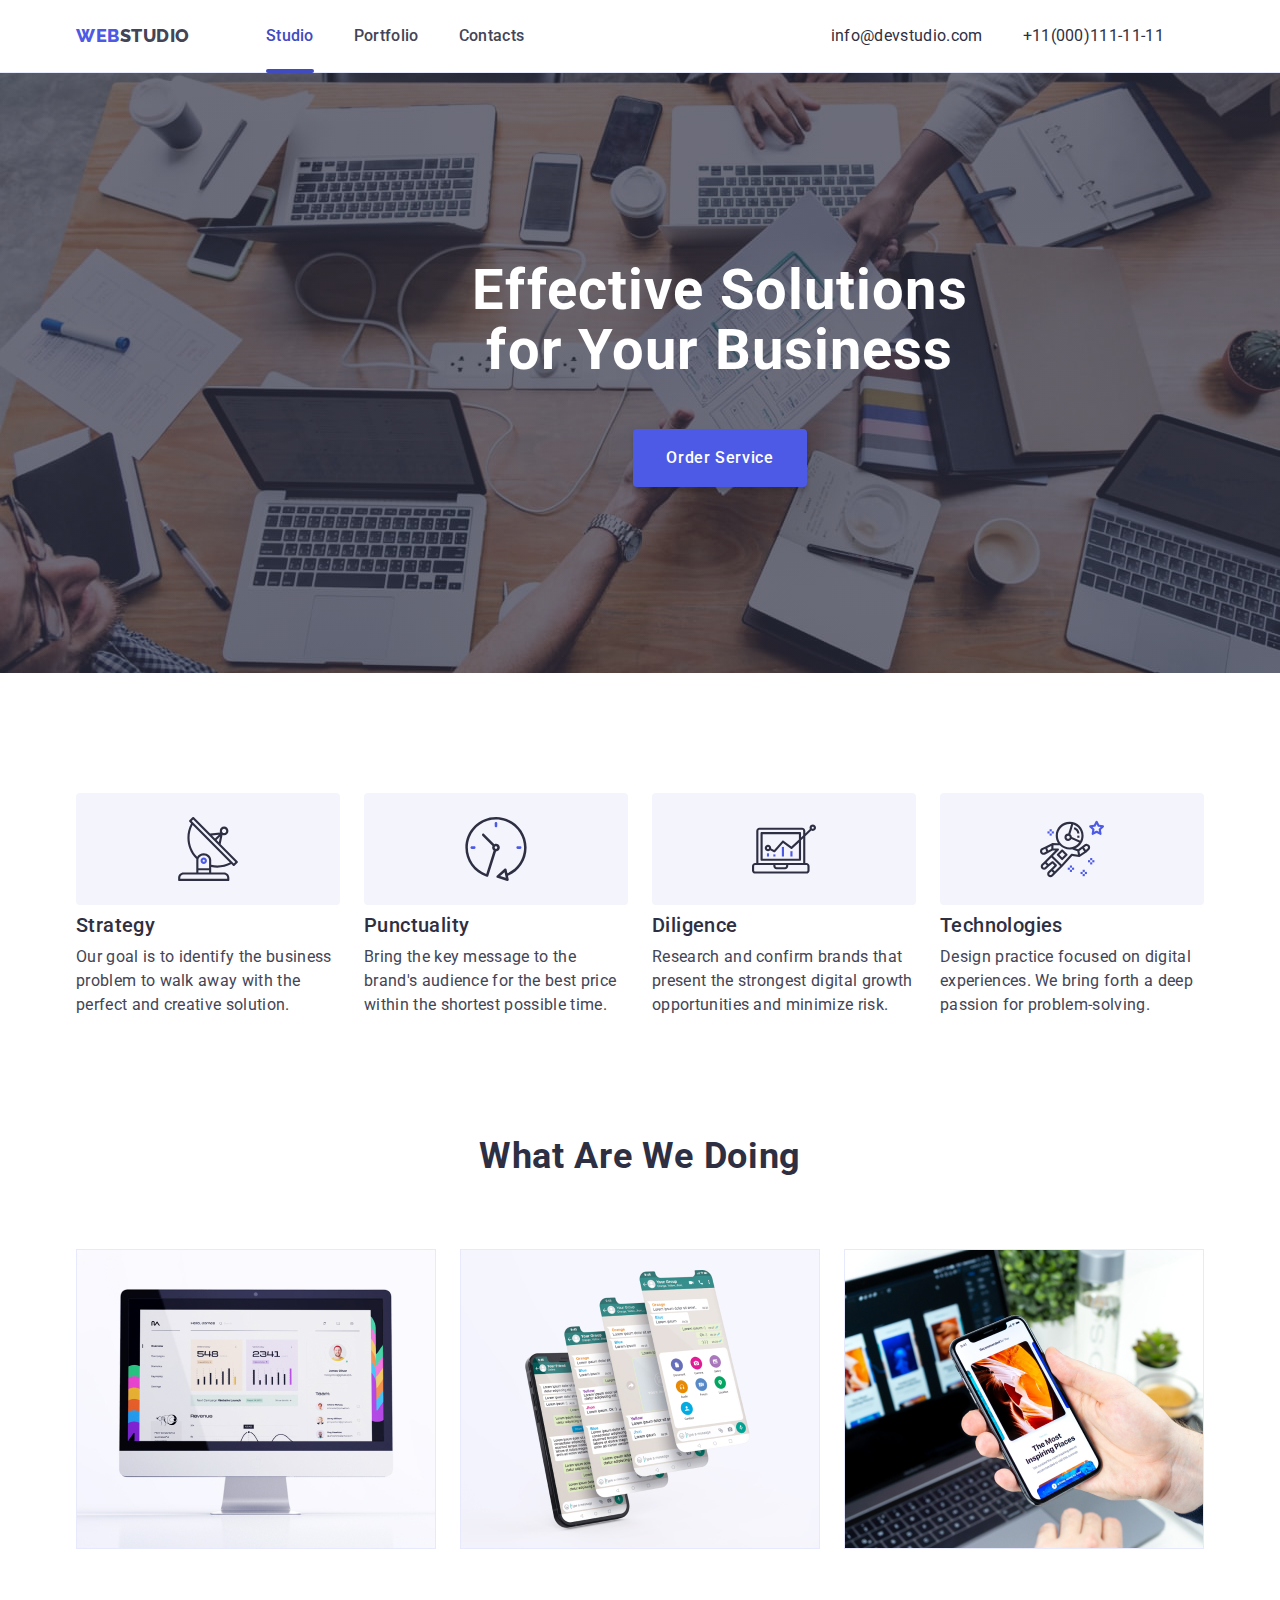
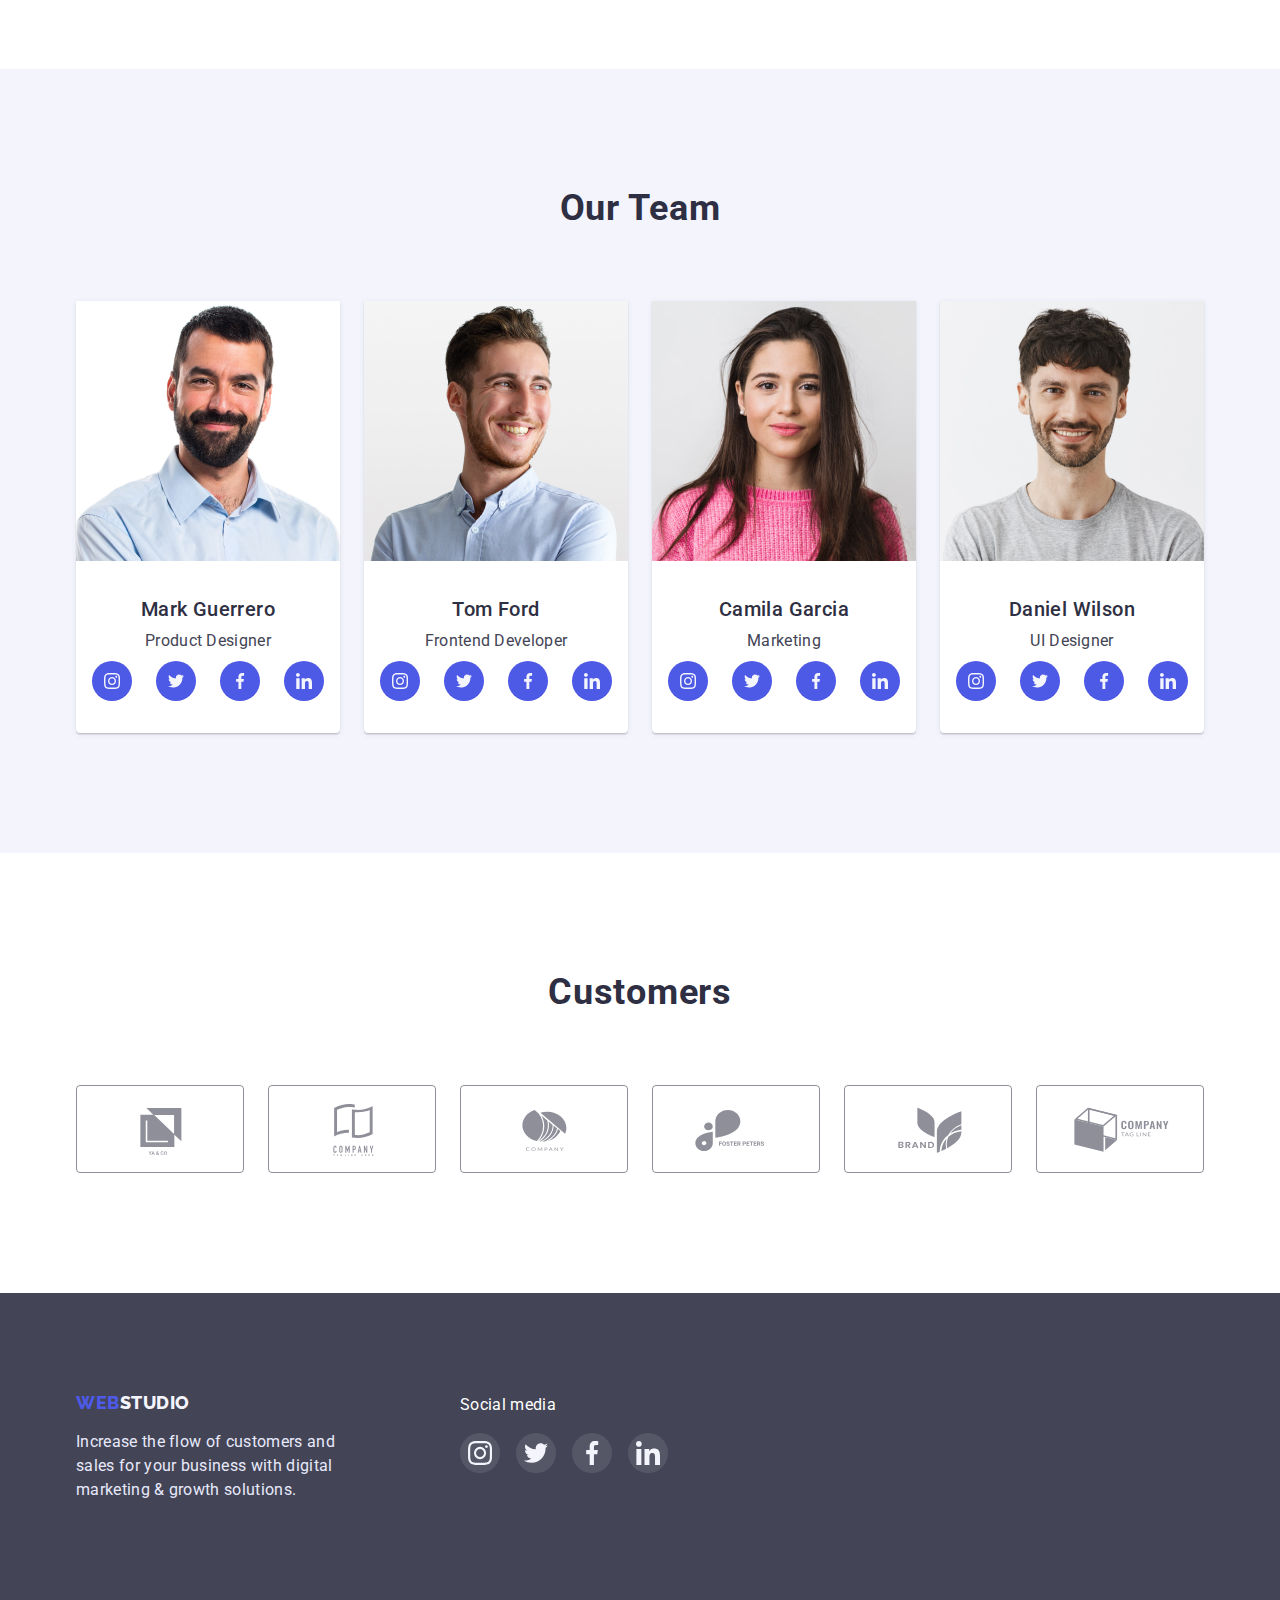
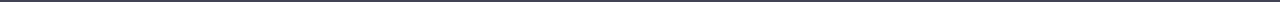
<file: index.html>
<!DOCTYPE html>
<html lang="en">
  <head>
    <meta charset="UTF-8" />
    <meta http-equiv="X-UA-Compatible" content="IE=edge" />
    <meta name="viewport" content="width=device-width, initial-scale=1.0" />
    <title>WEBSTUDIO</title>
    <link
      href="https://fonts.googleapis.com/css2?family=Raleway:wght@800&family=Roboto:wght@400;500;700;900&display=swap"
      rel="stylesheet"
    />
    <link
      rel="stylesheet"
      href="https://cdnjs.cloudflare.com/ajax/libs/modern-normalize/1.1.0/modern-normalize.min.css"
    />
    <link rel="stylesheet" href="./css/studio.css" />
  </head>
  <body>
    <!-- Top Line -->
    <header class="header">
      <!--Menu nav -->
      <div class="container header-container">
        <nav class="header-container site-nav">
          <a href="./portfolio.html" class="logo-nav">
            <span class="logo-web"> WEB</span>STUDIO</a
          >
          <ul class="list header-container site-nav">
            <li class="item">
              <a href="./index.html" class="nav-link current">Studio</a>
            </li>
            <li class="item">
              <a href="./portfolio.html" class="nav-link">Portfolio</a>
            </li>
            <li class="item">
              <a href="/Contacts" class="nav-link">Contacts</a>
            </li>
          </ul>
        </nav>

        <!-- Mail -->
        <address class="header-container address">
          <ul class="header-container list">
            <!-- Mail -->
            <li class="item">
              <a href="mailto:info@devstudio.com" class="contact-link"
                >info@devstudio.com</a
              >
            </li>
            <!-- Number -->
            <li class="item">
              <a href="tel:+11(000)1111111" class="contact-link"
                >+11(000)111-11-11</a
              >
            </li>
          </ul>
        </address>
      </div>
    </header>
    <main>
      <section class="hero-section section overlay">
        <div class="container">
          <h1 class="hero-title">Effective Solutions for Your Business</h1>
          <button class="button" type="button" data-modal-open>
            <span class="button-text"> Order Service </span>
          </button>
        </div>
      </section>

      <!--Section-1-->

      <section class="section">
        <div class="container">
          <h2 class="visually-hidden">Our mission</h2>
          <ul class="list list-item">
            <li class="item">
              <div class="section-benefit">
                <svg class="benefit-item" width="64" height="64">
                  <use
                    href="./images/icons.svg/symbol-defsnew.svg#icon-strategy"
                  ></use>
                </svg>
              </div>
              <h3 class="section-title">Strategy</h3>
              <p class="section-text">
                Our goal is to identify the business problem to walk away with
                the perfect and creative solution.
              </p>
            </li>
            <li class="item">
              <div class="section-benefit">
                <svg class="benefit-item" width="64" height="64">
                  <use
                    href="./images/icons.svg/symbol-defsnew.svg#icon-punctuality"
                  ></use>
                </svg>
              </div>
              <h3 class="section-title">Punctuality</h3>
              <p class="section-text">
                Bring the key message to the brand's audience for the best price
                within the shortest possible time.
              </p>
            </li>
            <li class="item">
              <div class="section-benefit">
                <svg class="benefit-item" width="64" height="64">
                  <use
                    href="./images/icons.svg/symbol-defsnew.svg#icon-diligence"
                  ></use>
                </svg>
              </div>
              <h3 class="section-title">Diligence</h3>
              <p class="section-text">
                Research and confirm brands that present the strongest digital
                growth opportunities and minimize risk.
              </p>
            </li>
            <li class="item">
              <div class="section-benefit">
                <svg class="benefit-item" width="64" height="64">
                  <use
                    href="./images/icons.svg/symbol-defsnew.svg#icon-technologies"
                  ></use>
                </svg>
              </div>
              <h3 class="section-title">Technologies</h3>
              <p class="section-text">
                Design practice focused on digital experiences. We bring forth a
                deep passion for problem-solving.
              </p>
            </li>
          </ul>
        </div>
      </section>
      <!--Section-2-->
      <section class="section-two section">
        <div class="container work-container">
          <h2 class="section-title-two">What Are We Doing</h2>
          <ul class="image-list list">
            <li>
              <a href="">
                <img
                  class="image"
                  src="./images/section2/img1.jpg"
                  alt="Your personal profile, with campaings,statistics,settings,payments"
                  width="360"
                />
              </a>
            </li>
            <li>
              <a href="">
                <img
                  class="image"
                  src="images/section2/img2.jpg"
                  alt="Group chat for preparation and discussion of work"
                  width="360"
                />
              </a>
            </li>
            <li>
              <a href="">
                <img
                  class="image"
                  src="./images/section2/img3.jpg"
                  alt="Ready web-page"
                  width="360"
                />
              </a>
            </li>
          </ul>
        </div>
      </section>
      <!--Section-3-->
      <section class="section team">
        <div class="container team-container">
          <!--Team Cards-->
          <h2 class="section-title-two">Our Team</h2>
          <!--Team Card 1-->
          <ul class="list team-list">
            <li class="team-card">
              <img
                class="image-card"
                src="./images/team-card/img1.jpg"
                alt="Product Desiner"
                width="264"
              />
              <h3 class="section-title card-title">Mark Guerrero</h3>
              <p class="section-text card-text">Product Designer</p>
              <ul class="list media-list">
                <li class="media-team">
                  <a class="team-link" href="">
                    <svg width="16" height="16">
                      <use
                        href="./images/icons.svg/symbol-defsnew.svg#icon-instagram"
                      ></use>
                    </svg>
                  </a>
                </li>
                <li class="media-team">
                  <a class="team-link" href="">
                    <svg width="16" height="16">
                      <use
                        href="./images/icons.svg/symbol-defsnew.svg#icon-twitter"
                      ></use>
                    </svg>
                  </a>
                </li>
                <li class="media-team">
                  <a class="team-link" href="">
                    <svg width="16" height="16">
                      <use
                        href="./images/icons.svg/symbol-defsnew.svg#icon-facebook"
                      ></use>
                    </svg>
                  </a>
                </li>
                <li class="media-team">
                  <a class="team-link" href="">
                    <svg width="16" height="16">
                      <use
                        href="./images/icons.svg/symbol-defsnew.svg#icon-linkedin"
                      ></use>
                    </svg>
                  </a>
                </li>
              </ul>
            </li>

            <!--Team Card 2-->
            <li class="team-card">
              <img
                class="image-card"
                src="./images/team-card/img2.jpg"
                alt="Frontend Developer"
                width="264"
              />
              <h3 class="section-title">Tom Ford</h3>
              <p class="section-text">Frontend Developer</p>
              <ul class="list media-list">
                <li class="media-team">
                  <a class="team-link" href="">
                    <svg width="16" height="16">
                      <use
                        href="./images/icons.svg/symbol-defsnew.svg#icon-instagram"
                      ></use>
                    </svg>
                  </a>
                </li>
                <li class="media-team">
                  <a class="team-link" href="">
                    <svg width="16" height="16">
                      <use
                        href="./images/icons.svg/symbol-defsnew.svg#icon-twitter"
                      ></use>
                    </svg>
                  </a>
                </li>
                <li class="media-team">
                  <a class="team-link" href="">
                    <svg width="16" height="16">
                      <use
                        href="./images/icons.svg/symbol-defsnew.svg#icon-facebook"
                      ></use>
                    </svg>
                  </a>
                </li>
                <li class="media-team">
                  <a class="team-link" href="">
                    <svg width="16" height="16">
                      <use
                        href="./images/icons.svg/symbol-defsnew.svg#icon-linkedin"
                      ></use>
                    </svg>
                  </a>
                </li>
              </ul>
            </li>

            <!--Team Card 3-->

            <li class="team-card">
              <img
                class="image-card"
                src="./images/team-card/img3.jpg"
                alt="Marketing Manager"
                width="264"
              />
              <h3 class="section-title">Camila Garcia</h3>
              <p class="section-text">Marketing</p>
              <ul class="list media-list">
                <li class="media-team">
                  <a class="team-link" href="">
                    <svg width="16" height="16">
                      <use
                        href="./images/icons.svg/symbol-defsnew.svg#icon-instagram"
                      ></use>
                    </svg>
                  </a>
                </li>
                <li class="media-team">
                  <a class="team-link" href="">
                    <svg width="16" height="16">
                      <use
                        href="./images/icons.svg/symbol-defsnew.svg#icon-twitter"
                      ></use>
                    </svg>
                  </a>
                </li>
                <li class="media-team">
                  <a class="team-link" href="">
                    <svg width="16" height="16">
                      <use
                        href="./images/icons.svg/symbol-defsnew.svg#icon-facebook"
                      ></use>
                    </svg>
                  </a>
                </li>
                <li class="media-team">
                  <a class="team-link" href="">
                    <svg width="16" height="16">
                      <use
                        href="./images/icons.svg/symbol-defsnew.svg#icon-linkedin"
                      ></use>
                    </svg>
                  </a>
                </li>
              </ul>
            </li>
            <!--Team Card 4-->
            <li class="team-card">
              <img
                class="image-card"
                src="./images/team-card/img4.jpg"
                alt="UI Designer"
                width="264"
              />
              <h3 class="section-title">Daniel Wilson</h3>
              <p class="section-text">UI Designer</p>
              <ul class="list media-list">
                <li class="media-team">
                  <a class="team-link" href="">
                    <svg width="16" height="16">
                      <use
                        href="./images/icons.svg/symbol-defsnew.svg#icon-instagram"
                      ></use>
                    </svg>
                  </a>
                </li>
                <li class="media-team">
                  <a class="team-link" href="">
                    <svg width="16" height="16">
                      <use
                        href="./images/icons.svg/symbol-defsnew.svg#icon-twitter"
                      ></use>
                    </svg>
                  </a>
                </li>
                <li class="media-team">
                  <a class="team-link" href="">
                    <svg width="16" height="16">
                      <use
                        href="./images/icons.svg/symbol-defsnew.svg#icon-facebook"
                      ></use>
                    </svg>
                  </a>
                </li>
                <li class="media-team">
                  <a class="team-link" href="">
                    <svg width="16" height="16">
                      <use
                        href="./images/icons.svg/symbol-defsnew.svg#icon-linkedin"
                      ></use>
                    </svg>
                  </a>
                </li>
              </ul>
            </li>
          </ul>
        </div>
      </section>
      <section class="section">
        <div class="container">
          <h2 class="section-title-two">Customers</h2>
          <ul class="list customers">
            <li class="customer-partner">
              <a class="partner" href="">
                <svg class="brand" width="104" height="56">
                  <use
                    href="./images/icons.svg/symbol-defsnew.svg#icon-yago"
                  ></use>
                </svg>
              </a>
            </li>
            <li class="customer-partner">
              <a class="partner" href="">
                <svg class="brand" width="104" height="56">
                  <use
                    href="./images/icons.svg/symbol-defsnew.svg#icon-company"
                  ></use>
                </svg>
              </a>
            </li>
            <li class="customer-partner">
              <a class="partner" href="">
                <svg class="brand" width="104" height="56">
                  <use
                    href="./images/icons.svg/symbol-defsnew.svg#icon-company-two"
                  ></use>
                </svg>
              </a>
            </li>
            <li class="customer-partner">
              <a class="partner" href="">
                <svg class="brand" width="104" height="56">
                  <use
                    href="./images/icons.svg/symbol-defsnew.svg#icon-foster"
                  ></use>
                </svg>
              </a>
            </li>
            <li class="customer-partner">
              <a class="partner" href="">
                <svg class="brand" width="104" height="56">
                  <use
                    href="./images/icons.svg/symbol-defsnew.svg#icon-brand"
                  ></use>
                </svg>
              </a>
            </li>
            <li class="customer-partner">
              <a class="partner" href="">
                <svg class="brand" width="104" height="56">
                  <use
                    href="./images/icons.svg/symbol-defsnew.svg#icon-tagline"
                  ></use>
                </svg>
              </a>
            </li>
          </ul>
        </div>
      </section>
    </main>
    <footer class="footer">
      <div class="container footer-container">
        <div>
          <a href="./portfolio.html" class="logo">
            <span class="logo-web"> WEB</span>STUDIO</a
          >
          <p class="footer-text">
            Increase the flow of customers and sales for your business with
            digital marketing & growth solutions.
          </p>
        </div>
        <div class="webstudio-continer">
          <p class="social">Social media</p>
          <ul class="list social-list">
            <li>
              <a class="icon-links" href="">
                <svg class="media" width="24" height="24">
                  <use
                    href="./images/icons.svg/symbol-defsnew.svg#icon-instagram"
                  ></use></svg
              ></a>
            </li>
            <li>
              <a class="icon-links" href="">
                <svg class="media" width="24" height="24">
                  <use
                    href="./images/icons.svg/symbol-defsnew.svg#icon-twitter"
                  ></use>
                </svg>
              </a>
            </li>
            <li>
              <a class="icon-links" href="">
                <svg class="media" width="24" height="24">
                  <use
                    href="./images/icons.svg/symbol-defsnew.svg#icon-facebook"
                  ></use></svg
              ></a>
            </li>
            <li>
              <a class="icon-links" href="">
                <svg class="media" width="24" height="24">
                  <use
                    href="./images/icons.svg/symbol-defsnew.svg#icon-linkedin"
                  ></use></svg
              ></a>
            </li>
          </ul>
        </div>
      </div>
    </footer>
    <div class="backdrop is-hidden" data-modal>
      <div class="modal">
        <button class="modal-btn" type="button" data-modal-close>
          <svg width="8" height="8">
            <use href="./images/icons.svg/symbol-defsnew.svg#icon-close"></use>
          </svg>
        </button>
        <form>
          <label>
            Name
            <input type="text" name="user-name" />
          </label>
          <label>
            Phone
            <input type="tel" name="user-phone" />
          </label>
          <label>
            Email
            <input type="email" name="user-email" />
          </label>
          <label
            >Comment
            <textarea
              name="comment"
              rows="10"
              placeholder="Text input"
            ></textarea>
          </label>

          <input type="checkbox" name="policy" id="policy" />
          <label for="policy"
            >I accept the terms and conditions of the Privacy Policy</label
          >

          <button type="submit">Send</button>
        </form>
      </div>
    </div>
    <script src="./js/modal.js"></script>
  </body>
</html>
</file>
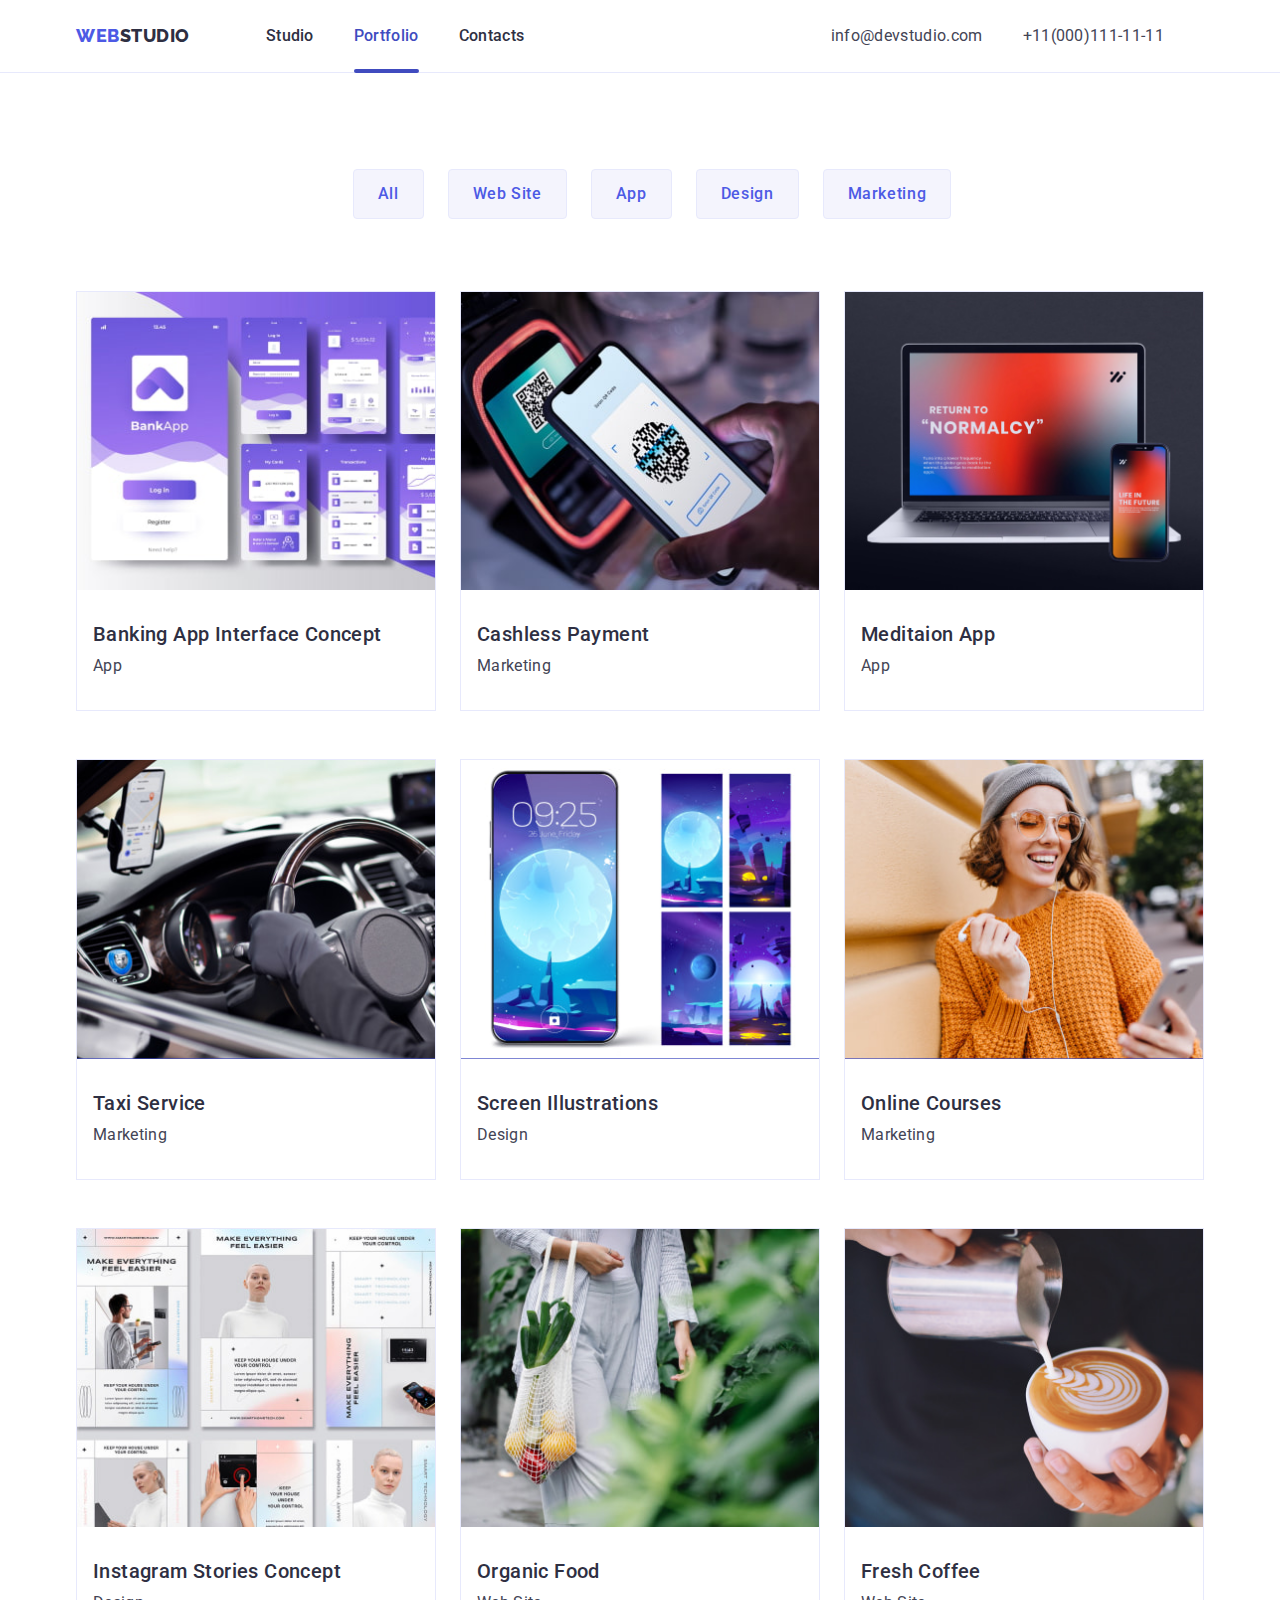
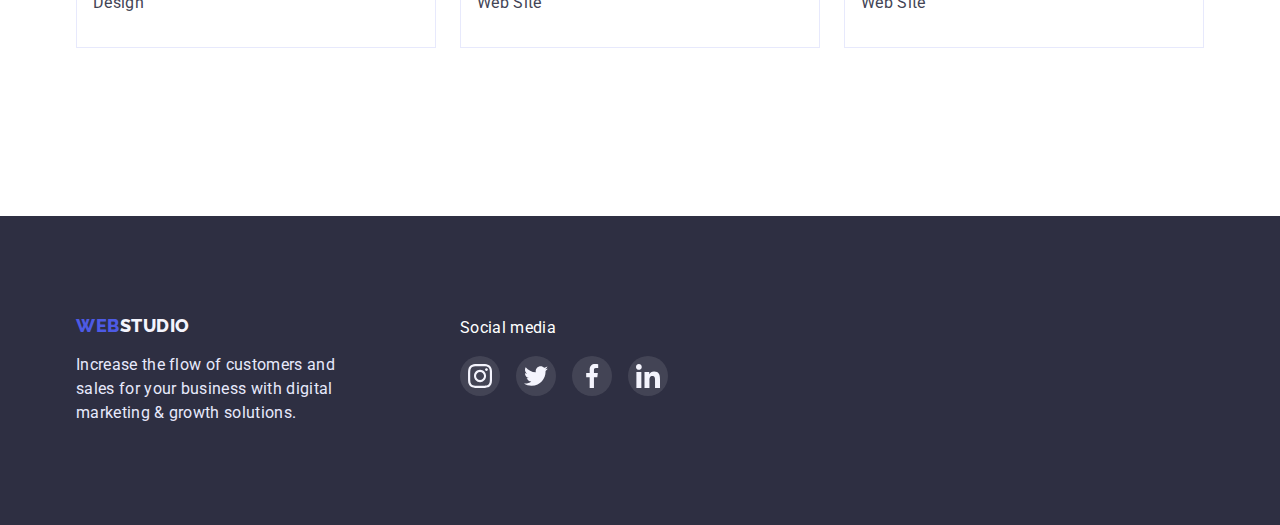
<file: portfolio.html>
<!DOCTYPE html>
<html lang="en">
  <head>
    <meta charset="UTF-8" />
    <meta http-equiv="X-UA-Compatible" content="IE=edge" />
    <meta name="viewport" content="width=device-width, initial-scale=1.0" />
    <title>Portfolio</title>
    <link rel="preconnect" href="https://fonts.googleapis.com" />
    <link rel="preconnect" href="https://fonts.gstatic.com" crossorigin />
    <link
      href="https://fonts.googleapis.com/css2?family=Raleway:wght@800&family=Roboto:wght@400;500;700;900&display=swap"
      rel="stylesheet"
    />
    <link
      rel="stylesheet"
      href="https://cdnjs.cloudflare.com/ajax/libs/modern-normalize/1.1.0/modern-normalize.min.css"
    />
    <link rel="stylesheet" href="./css/styles.css" />
  </head>
  <body>
    <!-- Top Line -->
    <header class="header">
      <!--Menu nav -->
      <div class="container header-container">
        <nav class="header-container site-nav">
          <a href="./portfolio.html" class="logo-nav">
            <span class="logo-web"> WEB</span>STUDIO</a
          >
          <ul class="list header-container site-nav">
            <li class="item">
              <a href="./index.html" class="nav-link">Studio</a>
            </li>
            <li class="item">
              <a href="./portfolio.html" class="nav-link current">Portfolio</a>
            </li>
            <li class="item">
              <a href="/Contacts" class="nav-link">Contacts</a>
            </li>
          </ul>
        </nav>

        <!-- Mail -->
        <address class="header-container address">
          <ul class="header-container list">
            <!-- Mail -->
            <li class="item">
              <a href="mailto:info@devstudio.com" class="contact-link"
                >info@devstudio.com</a
              >
            </li>
            <!-- Number -->
            <li class="item">
              <a href="tel:+11(000)1111111" class="contact-link"
                >+11(000)111-11-11</a
              >
            </li>
          </ul>
        </address>
      </div>
    </header>
    <main>
      <!--Filters-->

      <section class="section portfolio">
        <div class="container">
          <h1 class="visually-hidden">Navigation menu</h1>
          <ul class="buttons list flex-container">
            <!--filter button all-->
            <li class="button-item">
              <button class="button-list" type="button">All</button>
            </li>
            <li class="button-item">
              <button class="button-list" type="button">Web Site</button>
            </li>
            <li class="button-item">
              <button class="button-list" type="button">App</button>
            </li>
            <li class="button-item">
              <button class="button-list" type="button">Design</button>
            </li>
            <li class="button-item">
              <button class="button-list" type="button">Marketing</button>
            </li>
          </ul>

          <!--Section-1-->
          <ul class="main list flex-container">
            <li class="flex-item">
              <a class="flex-list" href="">
                <div class="overley">
                  <img
                    src="./images/portfolio/row1/img1.jpg"
                    alt="Banking App Interface Concept"
                    width="360"
                    height="300"
                  />
                  <p class="overley-text">
                    14 Stylish and User-Friendly App Design Concepts · Task
                    Manager App · Calorie Tracker App · Exotic Fruit Ecommerce
                    App · Cloud Storage App
                  </p>
                </div>
                <div class="text">
                  <h3 class="section-title">Banking App Interface Concept</h3>
                  <p class="section-text">App</p>
                </div>
              </a>
            </li>
            <li class="flex-item">
              <a class="flex-list" href="">
                <div class="overley">
                  <img
                    src="./images/portfolio/row1/img2.jpg"
                    alt="Cashless Payment"
                    width="360"
                    height="300"
                  />
                  <p class="overley-text">
                    14 Stylish and User-Friendly App Design Concepts · Task
                    Manager App · Calorie Tracker App · Exotic Fruit Ecommerce
                    App · Cloud Storage App
                  </p>
                </div>
                <div class="text">
                  <h3 class="section-title">Cashless Payment</h3>
                  <p class="section-text">Marketing</p>
                </div>
              </a>
            </li>
            <li class="flex-item">
              <a class="flex-list" href="">
                <div class="overley">
                  <img
                    src="./images/portfolio/row1/img3.jpg"
                    alt="Meditaion App"
                    width="360"
                    height="300"
                  />
                  <p class="overley-text">
                    14 Stylish and User-Friendly App Design Concepts · Task
                    Manager App · Calorie Tracker App · Exotic Fruit Ecommerce
                    App · Cloud Storage App
                  </p>
                </div>
                <div class="text">
                  <h3 class="section-title">Meditaion App</h3>
                  <p class="section-text">App</p>
                </div>
              </a>
            </li>
            <li class="flex-item">
              <a class="flex-list" href="">
                <div class="overley">
                  <img
                    src="./images/portfolio/row2/img1.jpg"
                    alt="Taxi Service"
                    width="360"
                    height="300"
                  />
                  <p class="overley-text">
                    14 Stylish and User-Friendly App Design Concepts · Task
                    Manager App · Calorie Tracker App · Exotic Fruit Ecommerce
                    App · Cloud Storage App
                  </p>
                </div>
                <div class="text">
                  <h3 class="section-title">Taxi Service</h3>
                  <p class="section-text">Marketing</p>
                </div>
              </a>
            </li>
            <li class="flex-item">
              <a class="flex-list" href="">
                <div class="overley">
                  <img
                    src="./images/portfolio/row2/img2.jpg"
                    alt="Screen Illustrations"
                    width="360"
                    height="300"
                  />
                  <p class="overley-text">
                    14 Stylish and User-Friendly App Design Concepts · Task
                    Manager App · Calorie Tracker App · Exotic Fruit Ecommerce
                    App · Cloud Storage App
                  </p>
                </div>
                <div class="text">
                  <h3 class="section-title">Screen Illustrations</h3>
                  <p class="section-text">Design</p>
                </div>
              </a>
            </li>
            <li class="flex-item">
              <a class="flex-list" href="">
                <div class="overley">
                  <img
                    src="./images/portfolio/row2/img3.jpg"
                    alt="Online Courses"
                    width="360"
                    height="300"
                  />
                  <p class="overley-text">
                    14 Stylish and User-Friendly App Design Concepts · Task
                    Manager App · Calorie Tracker App · Exotic Fruit Ecommerce
                    App · Cloud Storage App
                  </p>
                </div>
                <div class="text">
                  <h3 class="section-title">Online Courses</h3>
                  <p class="section-text">Marketing</p>
                </div>
              </a>
            </li>
            <li class="flex-item">
              <a class="flex-list" href="">
                <div class="overley">
                  <img
                    src="./images/portfolio/row3/img1.jpg"
                    alt="Instagram Stories Concept"
                    width="360"
                    height="300"
                  />
                  <p class="overley-text">
                    14 Stylish and User-Friendly App Design Concepts · Task
                    Manager App · Calorie Tracker App · Exotic Fruit Ecommerce
                    App · Cloud Storage App
                  </p>
                </div>
                <div class="text">
                  <h3 class="section-title">Instagram Stories Concept</h3>
                  <p class="section-text">Design</p>
                </div>
              </a>
            </li>
            <li class="flex-item">
              <a class="flex-list" href="">
                <div class="overley">
                  <img
                    src="./images/portfolio/row3/img2.jpg"
                    alt="Lady with organic Food"
                    width="360"
                    height="300"
                  />
                  <p class="overley-text">
                    14 Stylish and User-Friendly App Design Concepts · Task
                    Manager App · Calorie Tracker App · Exotic Fruit Ecommerce
                    App · Cloud Storage App
                  </p>
                </div>
                <div class="text">
                  <h3 class="section-title">Organic Food</h3>
                  <p class="section-text">Web Site</p>
                </div>
              </a>
            </li>
            <li class="flex-item">
              <a class="flex-list" href="">
                <div class="overley">
                  <img
                    src="./images/portfolio/row3/img3.jpg"
                    alt="Fresh coffee web site"
                    width="360"
                    height="300"
                  />
                  <p class="overley-text">
                    14 Stylish and User-Friendly App Design Concepts · Task
                    Manager App · Calorie Tracker App · Exotic Fruit Ecommerce
                    App · Cloud Storage App
                  </p>
                </div>
                <div class="text">
                  <h3 class="section-title">Fresh Coffee</h3>
                  <p class="section-text">Web Site</p>
                </div>
              </a>
            </li>
          </ul>
        </div>
      </section>
    </main>

    <footer class="footer">
      <div class="container footer-container">
        <div>
          <a href="./portfolio.html" class="logo">
            <span class="logo-web"> WEB</span>STUDIO</a
          >
          <p class="footer-text">
            Increase the flow of customers and sales for your business with
            digital marketing & growth solutions.
          </p>
        </div>
        <div class="webstudio-continer">
          <p class="social">Social media</p>
          <ul class="list social-list">
            <li>
              <a class="icon-links" href="">
                <svg class="media" width="24" height="24">
                  <use
                    href="./images/icons.svg/symbol-defsnew.svg#icon-instagram"
                  ></use></svg
              ></a>
            </li>
            <li>
              <a class="icon-links" href="">
                <svg class="media" width="24" height="24">
                  <use
                    href="./images/icons.svg/symbol-defsnew.svg#icon-twitter"
                  ></use></svg
              ></a>
            </li>
            <li>
              <a class="icon-links" href="">
                <svg class="media" width="24" height="24">
                  <use
                    href="./images/icons.svg/symbol-defsnew.svg#icon-facebook"
                  ></use></svg
              ></a>
            </li>
            <li>
              <a class="icon-links" href="">
                <svg class="media" width="24" height="24">
                  <use
                    href="./images/icons.svg/symbol-defsnew.svg#icon-linkedin"
                  ></use></svg
              ></a>
            </li>
          </ul>
        </div>
      </div>
    </footer>
  </body>
</html>
</file>
<file: css/studio.css>
:root {
  --primary-text-color: #434455;
  --secondary-text-color: #2e2f42;
  --accent-link-color: #404bbf;
  --accent-logo-color: #4d5ae5;
  --main-background-color: #ffffff;
  --button-background: #f4f4fd;
  --button-active-background: #4d5ae5;
  --button-text-active: #ffffff;
  --button-main-text: #404bbf;
  --footer-logo-color: #f4f4fd;
  --footer-paragraph: #e7e9fc;
  --button-border: #e7e9fc;
  --customer-border: #8e8f99;
  --hover-media: #31d0aa;
  --animation: 250ms cubic-bezier(0.4, 0, 0.2, 1);
}

/* Body main colors */
body {
  background-color: var(--main-background-color);
  color: var(--primary-text-color);

  font-family: "Roboto", sans-serif;
  font-size: 16px;
}

.container {
  width: 1158px;
  padding-left: 15px;
  padding-right: 15px;
  margin: 0 auto;
}
.section {
  padding-top: 120px;
  padding-bottom: 120px;
}
h1,
h2,
h3,
p,
ul {
  margin: 0;
}

.visually-hidden {
  position: absolute;
  width: 1px;
  height: 1px;
  margin: -1px;
  border: 0;
  padding: 0;

  white-space: nowrap;
  clip-path: inset(100%);
  clip: rect(0 0 0 0);
  overflow: hidden;
}
/* Nav-bar */
.list {
  list-style: none;
  margin: 0;
  padding: 0;
}
.header {
  border-bottom: 1px solid var(--button-border);
}
.header-container {
  display: flex;
  align-items: center;
}

.site-nav .item + .item {
  margin-left: 40px;
}
.address {
  margin-left: auto;
}
.address .item {
  margin-right: 40px;
}
.item-:nth-child(2n) {
  margin-right: 0px;
}

.logo-nav {
  color: var(--primary-text-color);
  text-decoration: none;
  margin-right: 76px;

  font-family: "Raleway", sans-serif;
  letter-spacing: 0.03em;
  font-weight: 800;
  font-size: 18px;
  line-height: 1.33;
  transition: color var(--animation);
}
.logo-nav:hover,
.logo-nav:focus {
  color: var(--accent-logo-color);
  text-decoration: none;
}
.logo-web {
  color: var(--accent-logo-color);
}

.nav-link {
  display: block;
  padding: 24px 0;

  color: var(--primary-text-color);
  text-decoration: none;
  font-weight: 500;
  line-height: 1.5;
  letter-spacing: 0.02em;
  transition: color var(--animation);
}
.site-nav .current {
  position: relative;
  color: var(--accent-link-color);
}
.current::after {
  content: "";
  position: absolute;
  left: 0;
  bottom: -1px;
  width: 100%;
  height: 4px;
  background: var(--accent-link-color);
  border-radius: 2px;
}

.contact-link {
  display: block;
  padding: 24px 0;

  color: var(--secondary-text-color);
  text-decoration: none;
  font-style: normal;
  line-height: 1.5;
  letter-spacing: 0.02em;
  transition: color var(--animation);
}
.contact-link:hover,
.contact-link:focus {
  color: var(--accent-link-color);
}
.nav-link:hover,
.nav-link:focus {
  color: var(--accent-link-color);
}

/* Hero */

.hero-section {
  padding: 188px 0;
  text-align: center;
  background-color: var(--secondary-text-color);
}
.overlay {
  width: 1440px;
  height: 600px;
  margin-left: auto;
  margin-right: auto;
  background-image: linear-gradient(
      to right,
      rgba(46, 47, 66, 0.7),
      rgba(46, 47, 66, 0.7)
    ),
    url(../images/icons.svg/people-office.jpg);
  background-repeat: no-repeat;
  background-position: center;
  background-size: cover;
}
.hero-title {
  width: 496px;
  margin-bottom: 48px;
  margin-left: auto;
  margin-right: auto;
  font-size: 56px;
  line-height: 1.07;

  letter-spacing: 0.02em;
  color: var(--button-text-active);
}
/* Button */
.button {
  padding: 16px 32px;
  border: 1px solid transparent;
  min-width: 169px;
  min-height: 56px;

  cursor: pointer;
  background: var(--accent-logo-color);
  box-shadow: 0px 4px 4px rgba(0, 0, 0, 0.15);
  border-radius: 4px;
  transition: background-color var(--animation);
}
/* Button Text */
.button-text {
  font-weight: 500;
  font-size: 16px;
  line-height: 1.5;

  display: flex;
  align-items: center;
  letter-spacing: 0.04em;
  color: var(--button-text-active);

  flex: none;
  order: 0;
  flex-grow: 0;
}
.button:active {
  color: var(--button-text-active);
  background: var(--button-main-text);
}
.button:hover,
.button:focus {
  color: var(--button-text-active);
  background: var(--button-main-text);
}
/* section one  */
.section-benefit {
  display: flex;
  align-items: center;
  justify-content: center;
  width: 100%;
  margin-bottom: 8px;
  height: 112px;
  border-radius: 4px;
  background-color: var(--button-background);
}
.list-item {
  display: flex;
}
.list-item .item + .item {
  margin-left: 24px;
}

h2 {
  text-align: center;
  margin-top: 0;
  margin-bottom: 0;
}
.section-title {
  width: 264px;
  margin-top: 0;
  margin-bottom: 8px;

  color: var(--secondary-text-color);

  font-weight: 500;
  font-size: 20px;
  line-height: 1.2;
  letter-spacing: 0.02em;
}

.section-text {
  margin-top: 0px;
  margin-bottom: 0px;
  padding-bottom: 0px;
  width: 264px;
  color: var(--primary-text-color);
  line-height: 1.5;
  letter-spacing: 0.02em;
}
/* section two */
.section-two {
  padding-top: 0px;
}
.work-container .image-list {
  display: flex;
  padding: 0px;
  margin-top: 0;
  margin-bottom: 0px;
  gap: 24px;
}

.image-list .image {
  display: block;
}

.section-title-two {
  margin-top: 0px;
  margin-bottom: 72px;
  font-size: 36px;
  line-height: 1.11;

  text-align: center;
  letter-spacing: 0.02em;
  text-transform: capitalize;

  color: var(--secondary-text-color);
}
/* section three */
.team {
  background: var(--button-background);
}

.media-team {
  width: 40px;
}
.media-list {
  display: flex;
  justify-content: center;
  gap: 24px;
  margin-top: 8px;
}

.team-link {
  display: flex;
  justify-content: center;
  align-items: center;
  height: 40px;
  background-color: var(--accent-logo-color);
  border-radius: 50%;
  transition: background-color var(--animation);
}

a {
  text-decoration: none;
}

.team-link:hover,
.team-link:focus {
  background-color: var(--accent-link-color);
}

.team-container .team-list {
  display: flex;
  flex-wrap: wrap;
  gap: 24px;
}
.team-card {
  background: var(--main-background-color);

  box-shadow: 0px 1px 6px rgba(46, 47, 66, 0.08),
    0px 1px 1px rgba(46, 47, 66, 0.16), 0px 2px 1px rgba(46, 47, 66, 0.08);
  border-radius: 0px 0px 4px 4px;
  text-align: center;
  padding-bottom: 32px;
}
.image-card {
  margin-bottom: 32px;
}
/* Section customers */

.customers {
  display: flex;
  text-align: center;
  padding: 0px;
  margin-top: 72px;
  gap: 24px;
}
.partner {
  display: flex;
  flex-direction: row;
  align-items: center;
  justify-content: center;
  height: 88px;
  color: var(--customer-border);
  border: 1px solid var(--customer-border);
  border-radius: 4px;
  transition: background-color var(--animation), color var(--animation);
}
.customer-partner {
  width: 168px;
}
.brand {
  fill: currentColor;
}
.brand:hover,
.brand:focus {
  color: var(--accent-link-color);
}
.partner:hover,
.partner:focus {
  color: var(--accent-link-color);
  border: 1px solid var(--accent-link-color);
}

/* Footer */

.footer {
  padding: 100px 0;
  background-color: var(--primary-text-color);
}

.footer .logo {
  color: var(--footer-logo-color);
  text-decoration: none;

  font-family: Raleway, sans-serif;
  letter-spacing: 0.03em;
  font-weight: 800;
  font-size: 18px;
  line-height: 1.16;
}
.footer .logo:hover,
.footer .logo:focus {
  color: var(--accent-logo-color);
}
.footer-text {
  font-size: 16px;
  margin-top: 16px;
  width: 264px;
  color: var(--footer-paragraph);
  line-height: 1.5;
  letter-spacing: 0.02em;
}
.footer-container {
  display: flex;
}
.webstudio-continer {
  margin-left: 120px;
}

.social {
  margin-bottom: 16px;
  width: 96px;
  color: var(--button-text-active);
  line-height: 1.5;
  letter-spacing: 0.02em;
}
.social-list {
  display: flex;
  gap: 16px;
  margin: 0;
  padding: 0;
}

.icon-links {
  width: 40px;
  height: 40px;
  display: flex;
  align-items: center;
  justify-content: center;
  padding: 0;

  border-radius: 50%;
  background-color: rgba(255, 255, 255, 0.1);
  transition: background-color var(--animation);
}
.media {
  color: var(--button-text-active);
}
.media:hover,
.media:focus {
  background: var(--hover-media);
}
.icon-links:hover,
.icon-links:focus {
  background: var(--hover-media);
}
.backdrop {
  position: fixed;
  top: 0;
  left: 0;
  width: 100%;
  height: 100%;
  z-index: 100;
  opacity: 1;
  transition: opacity var(--animation);

  background-color: rgba(46, 47, 66, 0.4);
}
.modal {
  position: absolute;
  top: 50%;
  left: 50%;
  width: 408px;
  height: 576px;
  transform: translate(-50%, -50%);
  background-color: #fcfcfc;
  box-shadow: 0px 1px 1px rgba(0, 0, 0, 0.14), 0px 1px 3px rgba(0, 0, 0, 0.12),
    0px 2px 1px rgba(0, 0, 0, 0.2);
  border-radius: 4px;
}
.modal-btn {
  position: absolute;
  top: 24px;
  right: 24px;
  width: 24px;
  height: 24px;
  display: flex;
  align-items: center;
  justify-content: center;
  border-radius: 50%;
  background-color: #e7e9fc;
  border: 1px solid rgba(0, 0, 0, 0.1);
}
.backdrop.is-hidden {
  opacity: 0;
  visibility: hidden;
  pointer-events: none;
  transition: opacity var(--animation);
}

label {
  display: flex;
  flex-direction: column;
}
</file>
<file: css/styles.css>
:root {
  --primary-text-color: #2e2f42;
  --secondary-text-color: #434455;
  --accent-link-color: #404bbf;
  --accent-logo-color: #4d5ae5;
  --main-background-color: #ffffff;
  --button-background: #f4f4fd;
  --button-main-text: #4d5ae5;
  --button-text-active: #ffffff;
  --button-active-background: #404bbf;
  --footer-logo-color: #f4f4fd;
  --footer-paragraph: #e7e9fc;
  --button-border: #e7e9fc;
  --customer-border: #8e8f99;
  --hover-media: #31d0aa;
  --animation: 250ms cubic-bezier(0.4, 0, 0.2, 1);
}

/* Body main colors */
body {
  background-color: var(--main-background-color);
  color: var(--primary-text-color);

  font-family: "Roboto", sans-serif;
  font-size: 16px;
}

.container {
  width: 1158px;
  padding-left: 15px;
  padding-right: 15px;
  margin: auto;
}
.section {
  padding-top: 120px;
  padding-bottom: 120px;
}
.visually-hidden {
  position: absolute;
  width: 1px;
  height: 1px;
  margin: -1px;
  border: 0;
  padding: 0;

  white-space: nowrap;
  clip-path: inset(100%);
  clip: rect(0 0 0 0);
  overflow: hidden;
}
/* Nav-bar */
.list {
  list-style: none;
  margin: 0;
  padding: 0;
}
.header {
  border-bottom: 1px solid var(--button-border);
}

.header-container {
  display: flex;
  align-items: center;
}

.site-nav .item + .item {
  margin-left: 40px;
}
.address {
  margin-left: auto;
}
.address .item {
  margin-right: 40px;
}
.item-:nth-child(2n) {
  margin-right: 0px;
}

.logo-nav {
  color: var(--primary-text-color);
  text-decoration: none;
  margin-right: 76px;

  font-family: "Raleway", sans-serif;
  letter-spacing: 0.03em;
  font-weight: 800;
  font-size: 18px;
  line-height: 1.33;
  transition: color var(--animation);
}
.logo-nav:hover,
.logo-nav:focus {
  color: var(--accent-logo-color);
  text-decoration: none;
}
.logo-web {
  color: var(--accent-logo-color);
}

.nav-link {
  display: block;
  padding-top: 24px;
  padding-bottom: 24px;

  color: var(--primary-text-color);
  text-decoration: none;
  font-weight: 500;
  line-height: 1.5;
  letter-spacing: 0.02em;
  transition: color var(--animation);
}
.site-nav .current {
  position: relative;
  color: var(--accent-link-color);
}
.current::after {
  content: "";
  position: absolute;
  left: 0;
  bottom: -1px;
  width: 100%;
  height: 4px;
  background: var(--accent-link-color);
  border-radius: 2px;
}
.contact-link {
  display: block;
  padding-top: 24px;
  padding-bottom: 24px;

  color: var(--secondary-text-color);
  text-decoration: none;
  font-style: normal;
  line-height: 1.5;
  letter-spacing: 0.02em;
  transition: color var(--animation);
}
.contact-link:hover,
.contact-link:focus {
  color: var(--accent-link-color);
  text-decoration: none;
}
.nav-link:hover,
.nav-link:focus {
  color: var(--accent-link-color);
  text-decoration: none;
}
/* Filters */
.portfolio {
  padding-top: 96px;
}

.buttons .button-list {
  margin-left: 24px;
  padding: 12px 24px;

  color: var(--button-main-text);
  background-color: var(--button-background);
  border: 1px solid var(--button-border);
  border-radius: 4px;
  cursor: pointer;

  font-weight: 500;
  font-size: 16px;
  line-height: 1.5;
  letter-spacing: 0.04em;
  transition: background-color var(--animation), color var(--animation),
    box-shadow var(--animation);
}

.buttons .button-list:active {
  color: var(--button-text-active);
  background-color: var(--button-active-background);
  box-shadow: 0px 3px 1px rgba(0, 0, 0, 0.1), 0px 2px 1px rgba(0, 0, 0, 0.08),
    0px 2px 2px rgba(0, 0, 0, 0.12);
}
.buttons .button-list:hover,
.buttons .button-list:focus {
  color: var(--button-text-active);
  background-color: var(--button-active-background);
  box-shadow: 0px 3px 1px rgba(0, 0, 0, 0.1), 0px 2px 1px rgba(0, 0, 0, 0.08),
    0px 2px 2px rgba(0, 0, 0, 0.12);
}
.buttons {
  align-items: center;
  justify-content: center;
  margin-bottom: 72px;
}

/* Main Section */

h3,
p,
ul {
  margin: 0;
}
img {
  display: block;
  max-width: 100%;
  height: auto;
}
.flex-container {
  display: flex;
  flex-wrap: wrap;
}
.button-item:nth-last-child {
  margin-right: 24px;
}
.flex-item {
  border: 1px solid var(--button-border);
  width: 360px;
  margin-right: 24px;
  margin-bottom: 48px;
}

.flex-item:nth-child(3n) {
  margin-right: 0px;
}
.flex-list {
  display: block;
  transition: box-shadow var(--animation);
}
.flex-list:hover,
.flex-list:focus {
  box-shadow: 0px 1px 6px rgba(46, 47, 66, 0.08),
    0px 1px 1px rgba(46, 47, 66, 0.16), 0px 2px 1px rgba(46, 47, 66, 0.08);
}

.main a {
  text-decoration: none;
  list-style: none;
  margin: 0;
}
.text {
  padding-left: 16px;
  padding-top: 32px;
  padding-bottom: 32px;
}
.section-title {
  margin-bottom: 8px;
  color: var(--primary-text-color);

  font-weight: 500;
  font-size: 20px;
  line-height: 1.2;
  letter-spacing: 0.02em;
}
.section-text {
  color: var(--secondary-text-color);
  line-height: 1.5;
  letter-spacing: 0.02em;
}

/* Footer */

.footer {
  padding: 100px 0;
  background-color: var(--primary-text-color);
}

.footer .logo {
  color: var(--footer-logo-color);
  text-decoration: none;

  font-family: Raleway, sans-serif;
  letter-spacing: 0.03em;
  font-weight: 800;
  font-size: 18px;
  line-height: 1.16;
  transition: background-color var(--animation);
}
.footer .logo:hover,
.footer .logo:focus {
  color: var(--accent-logo-color);
}
.footer-text {
  font-size: 16px;
  margin-top: 16px;
  width: 264px;
  color: var(--footer-paragraph);
  line-height: 1.5;
  letter-spacing: 0.02em;
}
.footer-container {
  display: flex;
}
.webstudio-continer {
  margin-left: 120px;
}

.social {
  margin-bottom: 16px;
  width: 96px;
  color: var(--button-text-active);
  line-height: 1.5;
  letter-spacing: 0.02em;
}
.social-list {
  display: flex;
  gap: 16px;
  margin: 0;
  padding: 0;
}

.icon-links {
  width: 40px;
  height: 40px;
  display: flex;
  align-items: center;
  justify-content: center;
  padding: 0;

  border-radius: 50%;
  background: rgba(255, 255, 255, 0.1);
  transition: background-color var(--animation);
}
.media {
  color: var(--button-text-active);
}
.media:hover,
.media:focus {
  background: var(--hover-media);
}
.icon-links:hover,
.icon-links:focus {
  background: var(--hover-media);
}
.overley {
  position: relative;
  overflow: hidden;
}
.overley-text {
  position: absolute;
  top: 0;
  left: 0;

  width: 100%;
  height: 100%;
  transform: translate(0, 100%);
  padding: 40px 32px 0;
  line-height: 1.5;
  letter-spacing: 0.02em;
  color: #f4f4fd;
  background-color: #404bbf;
  transition: transform var(--animation);
}
.flex-list:hover .overley-text,
.flex-list:focus .overley-text {
  transform: translate(0, 0);
}
</file>
